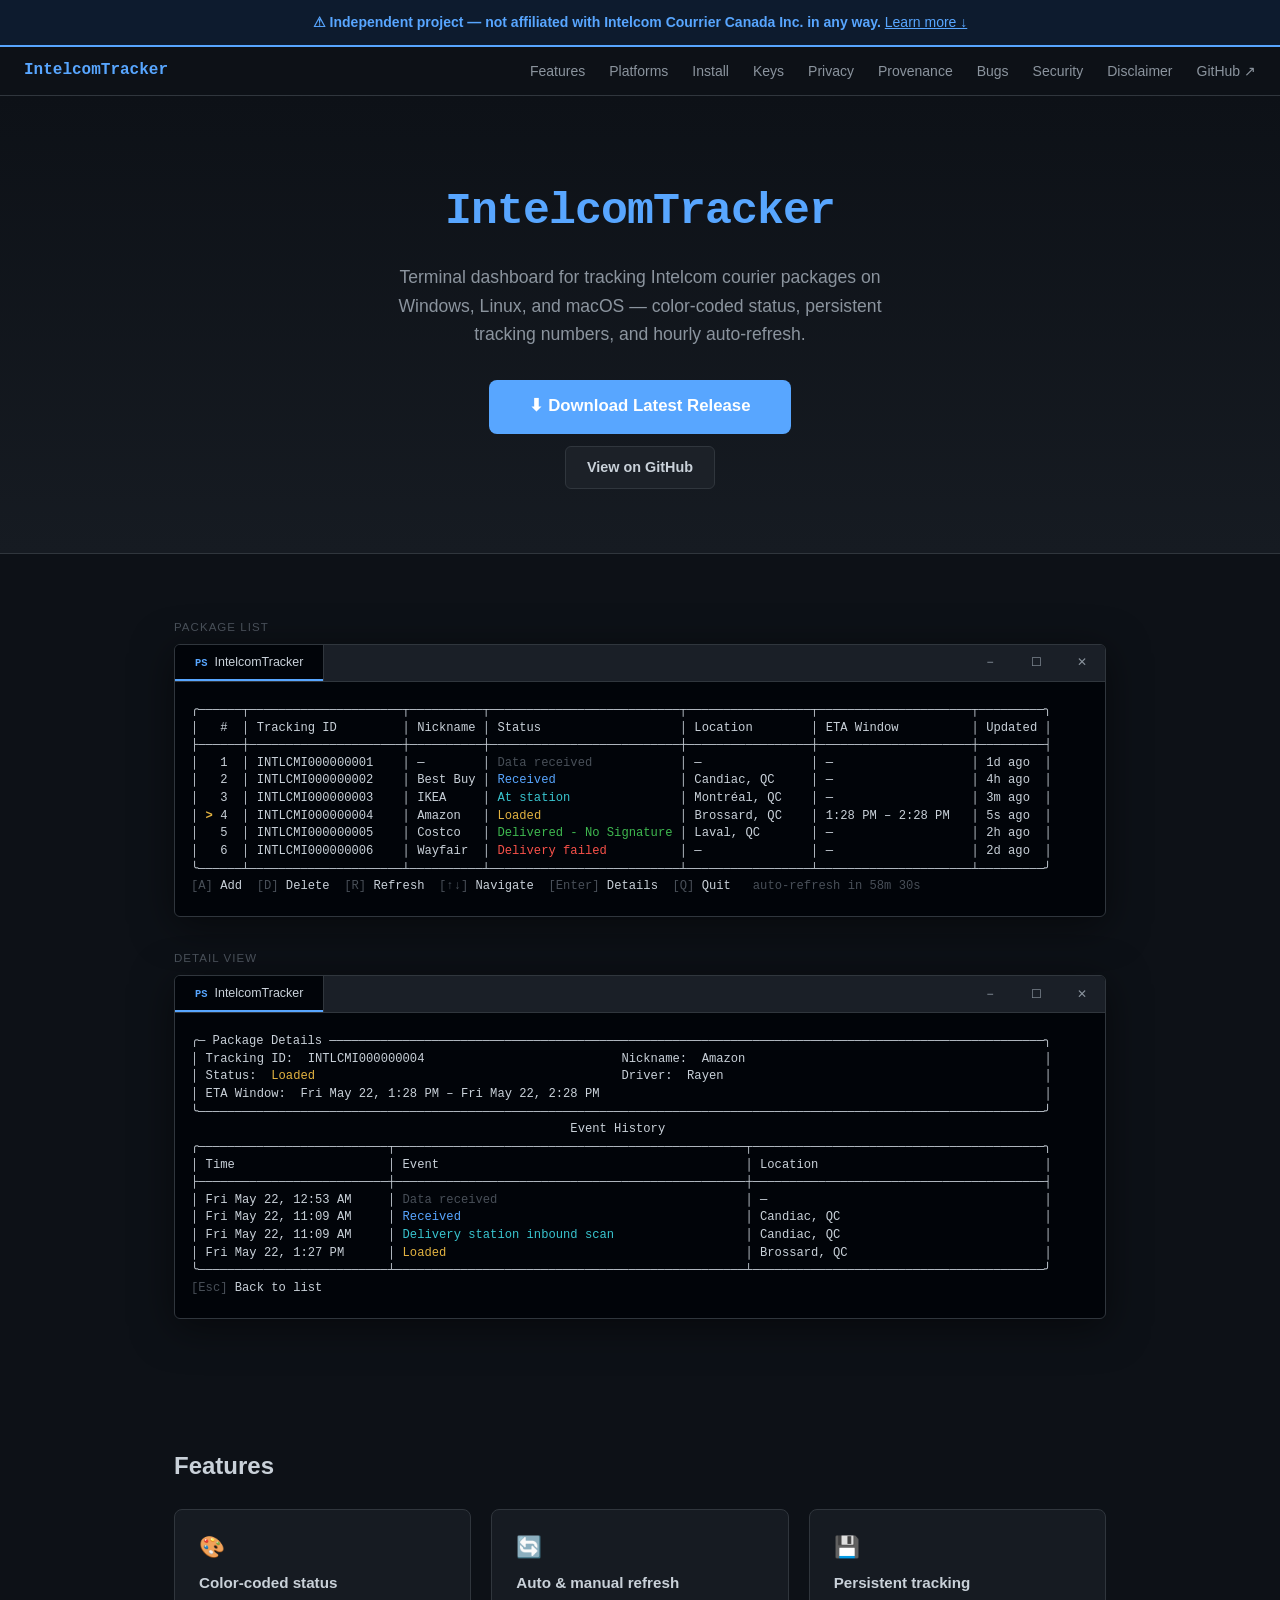
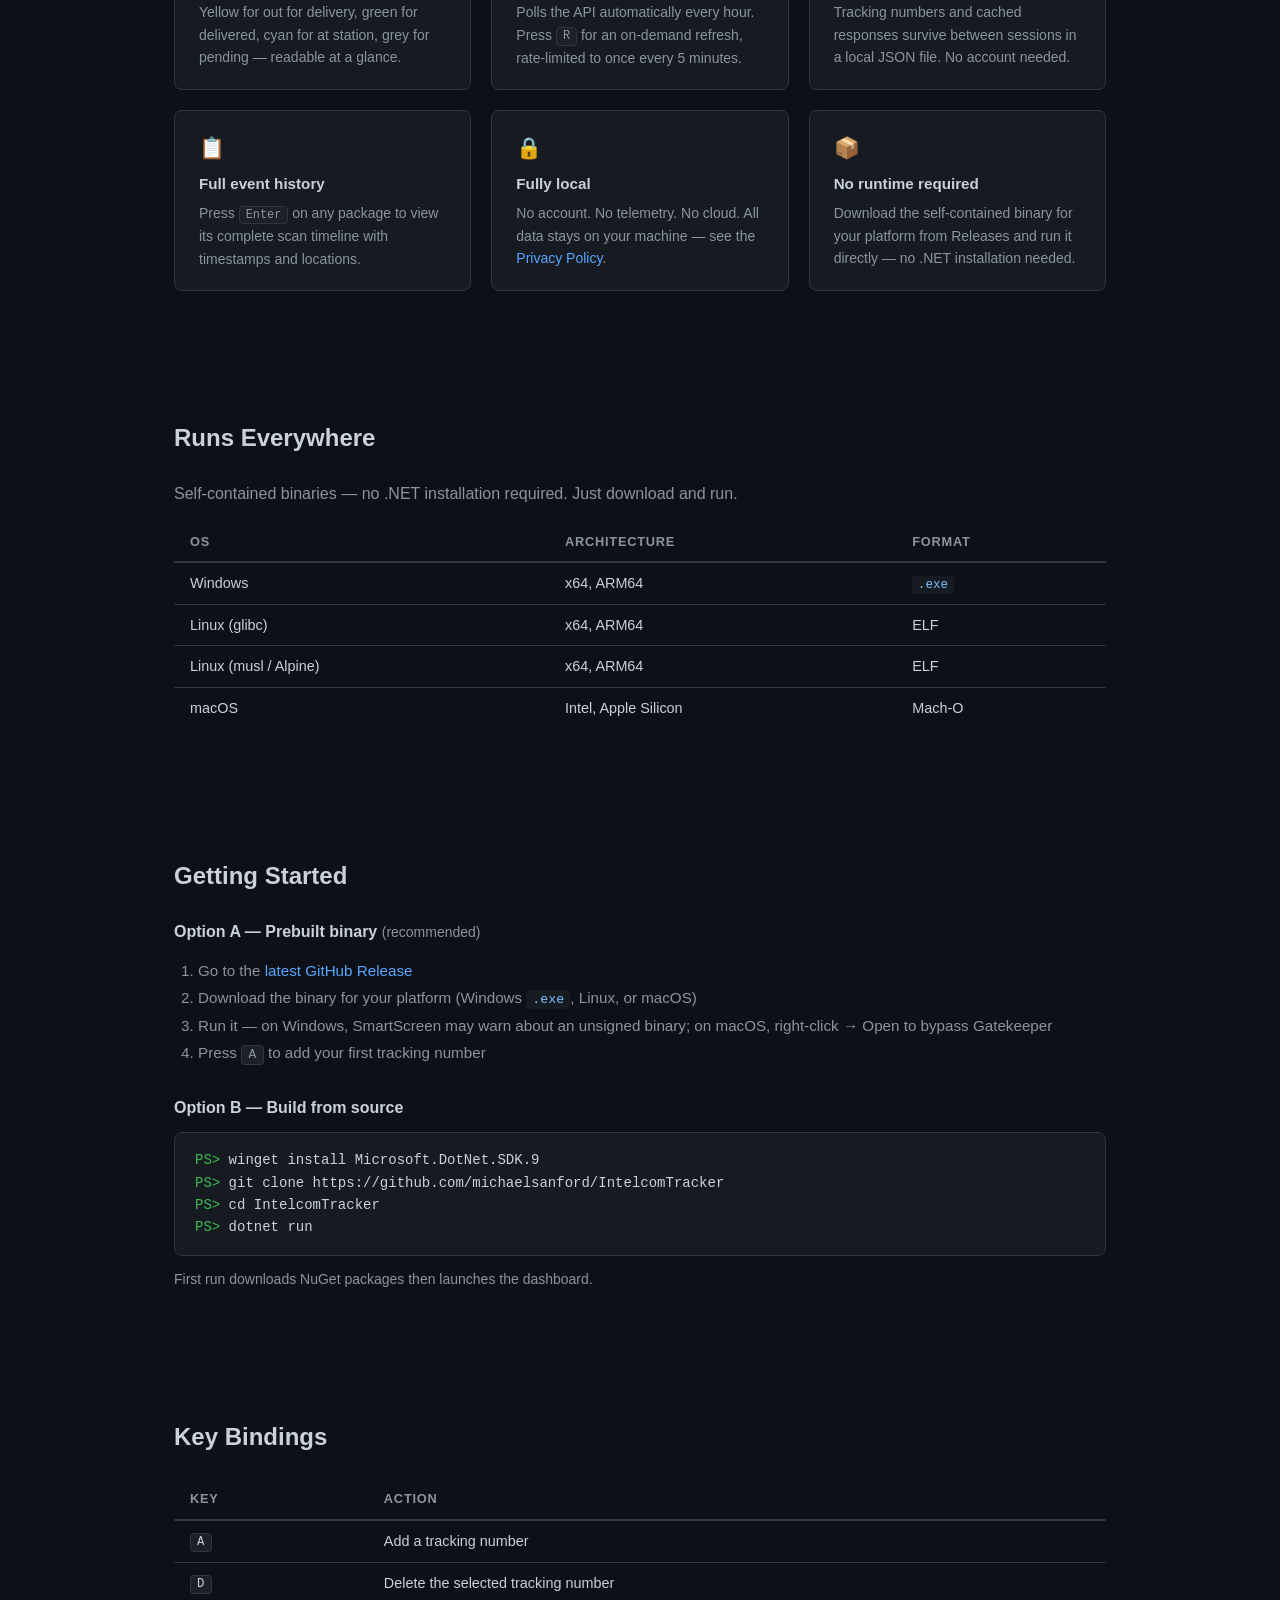
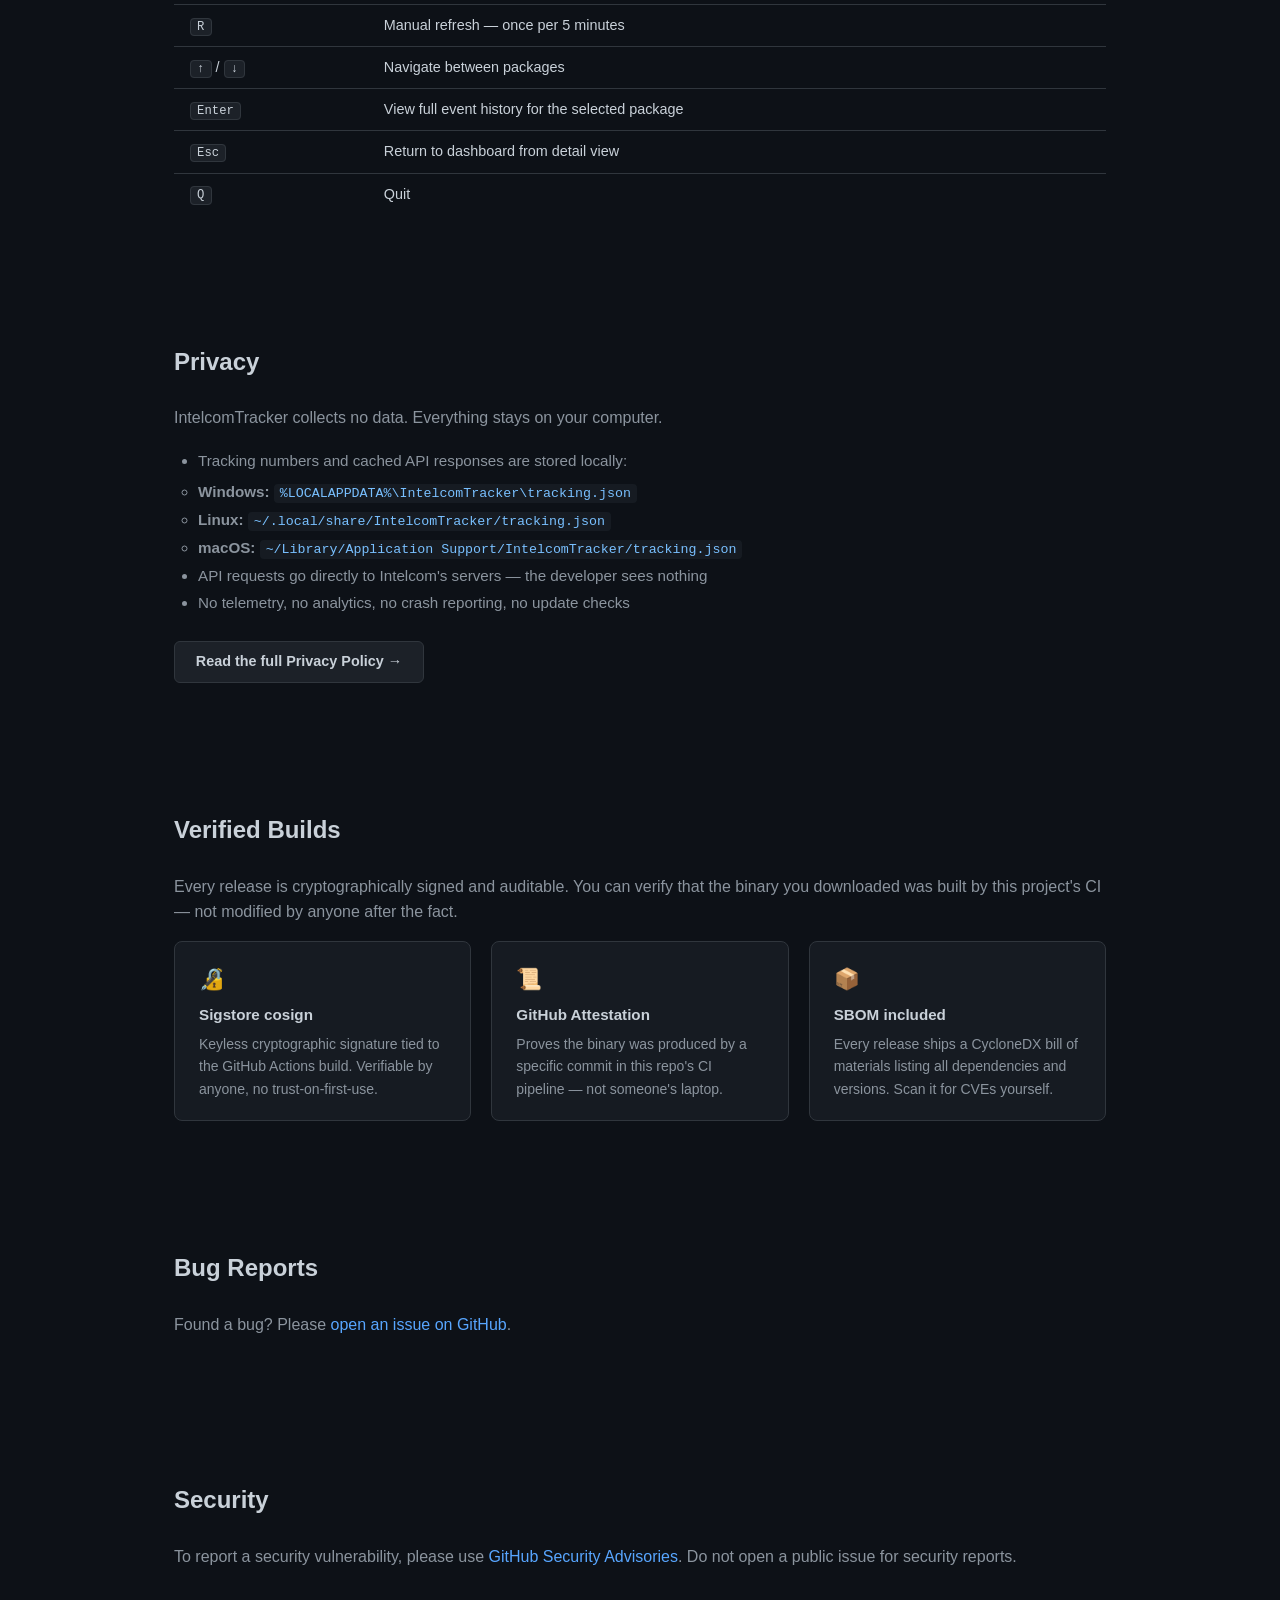
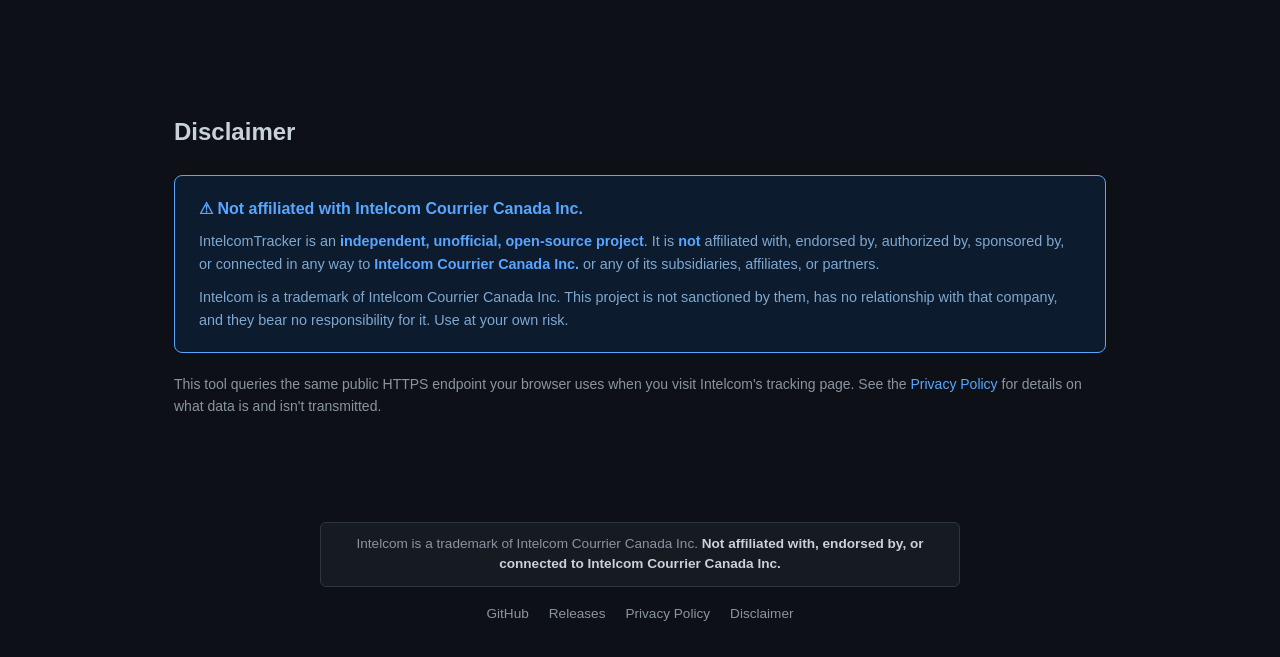
<file: docs/index.html>
﻿<!DOCTYPE html>
<html lang="en">
<head>
  <meta charset="UTF-8">
  <meta name="viewport" content="width=device-width, initial-scale=1.0">
  <meta http-equiv="Content-Security-Policy" content="default-src 'none'; style-src 'self'; img-src 'self' https://img.shields.io; font-src 'self'; base-uri 'self'; form-action 'none'; frame-ancestors 'none';">
  <meta http-equiv="X-Content-Type-Options" content="nosniff">
  <meta http-equiv="X-Frame-Options" content="DENY">
  <meta name="referrer" content="no-referrer">
  <meta http-equiv="Permissions-Policy" content="camera=(), microphone=(), geolocation=(), payment=(), usb=(), bluetooth=(), magnetometer=(), gyroscope=(), accelerometer=(), autoplay=(), fullscreen=(), picture-in-picture=()">
  <title>IntelcomTracker — Terminal Package Dashboard</title>
  <link rel="stylesheet" href="style.css">
</head>
<body>

<!-- ─── Disclaimer banner ─────────────────────────────────────────────────── -->
<div class="disclaimer-banner">
  <strong>⚠ Independent project — not affiliated with Intelcom Courrier Canada Inc. in any way.</strong>
  <a href="#disclaimer">Learn more ↓</a>
</div>

<!-- ─── Nav ──────────────────────────────────────────────────────────────── -->
<nav>
  <a class="nav-brand" href="index.html">IntelcomTracker</a>
  <div class="nav-links">
    <a href="#features">Features</a>
    <a href="#platforms">Platforms</a>
    <a href="#install">Install</a>
    <a href="#keys">Keys</a>
    <a href="privacy.html">Privacy</a>
    <a href="#provenance">Provenance</a>
    <a href="#bugs">Bugs</a>
    <a href="#security">Security</a>
    <a href="#disclaimer">Disclaimer</a>
    <!-- Replace michaelsanford/IntelcomTracker below -->
    <a href="https://github.com/michaelsanford/IntelcomTracker" rel="noopener noreferrer">GitHub ↗</a>
  </div>
</nav>

<!-- ─── Header ───────────────────────────────────────────────────────────── -->
<header>
  <div class="container">
    <div class="logo">IntelcomTracker</div>
    <p class="tagline">
      Terminal dashboard for tracking Intelcom courier packages on Windows, Linux, and macOS —
      color-coded status, persistent tracking numbers, and hourly auto-refresh.
    </p>
    <div class="btn-group">
      <!-- Replace michaelsanford/IntelcomTracker below -->
      <a class="btn btn-primary btn-hero" href="https://github.com/michaelsanford/IntelcomTracker/releases/latest" rel="noopener noreferrer">⬇ Download Latest Release</a>
      <a class="btn btn-secondary" href="https://github.com/michaelsanford/IntelcomTracker" rel="noopener noreferrer">View on GitHub</a>
    </div>
  </div>
</header>

<!-- ─── Terminal demo ─────────────────────────────────────────────────────── -->
<section id="demo">
  <div class="container">
    <div class="screenshots">

      <div>
        <div class="screenshot-label">Package list</div>
        <div class="terminal-window">
          <div class="term-bar">
            <div class="term-tab">
              <span class="term-tab-ps">PS</span>
              <span>IntelcomTracker</span>
            </div>
            <div class="term-controls">
              <span class="term-ctrl">&#x2212;</span>
              <span class="term-ctrl">&#x2610;</span>
              <span class="term-ctrl term-ctrl-close">&#x2715;</span>
            </div>
          </div>
          <div class="term-body">
<pre class="term">╭──────┬─────────────────────┬──────────┬──────────────────────────┬─────────────────┬─────────────────────┬─────────╮
│   #  │ Tracking ID         │ Nickname │ Status                   │ Location        │ ETA Window          │ Updated │
├──────┼─────────────────────┼──────────┼──────────────────────────┼─────────────────┼─────────────────────┼─────────┤
│   1  │ INTLCMI000000001    │ —        │ <span class="tdim">Data received</span>            │ —               │ —                   │ 1d ago  │
│   2  │ INTLCMI000000002    │ Best Buy │ <span class="tb">Received</span>                 │ Candiac, QC     │ —                   │ 4h ago  │
│   3  │ INTLCMI000000003    │ IKEA     │ <span class="tc">At station</span>               │ Montréal, QC    │ —                   │ 3m ago  │
│ <span class="ty tbold">&gt;</span> 4  │ INTLCMI000000004    │ Amazon   │ <span class="ty">Loaded</span>                   │ Brossard, QC    │ 1:28 PM – 2:28 PM   │ 5s ago  │
│   5  │ INTLCMI000000005    │ Costco   │ <span class="tg">Delivered - No Signature</span> │ Laval, QC       │ —                   │ 2h ago  │
│   6  │ INTLCMI000000006    │ Wayfair  │ <span class="tr">Delivery failed</span>          │ —               │ —                   │ 2d ago  │
╰──────┴─────────────────────┴──────────┴──────────────────────────┴─────────────────┴─────────────────────┴─────────╯
<span class="tkey">[A]</span> Add  <span class="tkey">[D]</span> Delete  <span class="tkey">[R]</span> Refresh  <span class="tkey">[↑↓]</span> Navigate  <span class="tkey">[Enter]</span> Details  <span class="tkey">[Q]</span> Quit   <span class="tdim">auto-refresh in 58m 30s</span></pre>
          </div>
        </div>
      </div>

      <div>
        <div class="screenshot-label">Detail view</div>
        <div class="terminal-window">
          <div class="term-bar">
            <div class="term-tab">
              <span class="term-tab-ps">PS</span>
              <span>IntelcomTracker</span>
            </div>
            <div class="term-controls">
              <span class="term-ctrl">&#x2212;</span>
              <span class="term-ctrl">&#x2610;</span>
              <span class="term-ctrl term-ctrl-close">&#x2715;</span>
            </div>
          </div>
          <div class="term-body">
<pre class="term">╭─ Package Details ──────────────────────────────────────────────────────────────────────────────────────────────────╮
│ Tracking ID:  INTLCMI000000004                           Nickname:  Amazon                                         │
│ Status:  <span class="ty">Loaded</span>                                          Driver:  Rayen                                            │
│ ETA Window:  Fri May 22, 1:28 PM – Fri May 22, 2:28 PM                                                             │
╰────────────────────────────────────────────────────────────────────────────────────────────────────────────────────╯
                                                    Event History
╭──────────────────────────┬────────────────────────────────────────────────┬────────────────────────────────────────╮
│ Time                     │ Event                                          │ Location                               │
├──────────────────────────┼────────────────────────────────────────────────┼────────────────────────────────────────┤
│ Fri May 22, 12:53 AM     │ <span class="tdim">Data received</span>                                  │ —                                      │
│ Fri May 22, 11:09 AM     │ <span class="tb">Received</span>                                       │ Candiac, QC                            │
│ Fri May 22, 11:09 AM     │ <span class="tc">Delivery station inbound scan</span>                  │ Candiac, QC                            │
│ Fri May 22, 1:27 PM      │ <span class="ty">Loaded</span>                                         │ Brossard, QC                           │
╰──────────────────────────┴────────────────────────────────────────────────┴────────────────────────────────────────╯
<span class="tkey">[Esc]</span> Back to list</pre>
          </div>
        </div>
      </div>

    </div>
  </div>
</section>

<!-- ─── Features ──────────────────────────────────────────────────────────── -->
<section id="features">
  <div class="container">
    <h2>Features</h2>
    <div class="features">
      <div class="feature">
        <div class="feature-icon">🎨</div>
        <h3>Color-coded status</h3>
        <p>Yellow for out for delivery, green for delivered, cyan for at station, grey for pending — readable at a glance.</p>
      </div>
      <div class="feature">
        <div class="feature-icon">🔄</div>
        <h3>Auto &amp; manual refresh</h3>
        <p>Polls the API automatically every hour. Press <kbd>R</kbd> for an on-demand refresh, rate-limited to once every 5 minutes.</p>
      </div>
      <div class="feature">
        <div class="feature-icon">💾</div>
        <h3>Persistent tracking</h3>
        <p>Tracking numbers and cached responses survive between sessions in a local JSON file. No account needed.</p>
      </div>
      <div class="feature">
        <div class="feature-icon">📋</div>
        <h3>Full event history</h3>
        <p>Press <kbd>Enter</kbd> on any package to view its complete scan timeline with timestamps and locations.</p>
      </div>
      <div class="feature">
        <div class="feature-icon">🔒</div>
        <h3>Fully local</h3>
        <p>No account. No telemetry. No cloud. All data stays on your machine — see the <a href="privacy.html">Privacy Policy</a>.</p>
      </div>
      <div class="feature">
        <div class="feature-icon">📦</div>
        <h3>No runtime required</h3>
        <p>Download the self-contained binary for your platform from Releases and run it directly — no .NET installation needed.</p>
      </div>
    </div>
  </div>
</section>

<!-- ─── Platforms ─────────────────────────────────────────────────────────── -->
<section id="platforms">
  <div class="container">
    <h2>Runs Everywhere</h2>
    <p class="section-intro">Self-contained binaries — no .NET installation required. Just download and run.</p>
    <table class="keybindings">
      <thead><tr><th>OS</th><th>Architecture</th><th>Format</th></tr></thead>
      <tbody>
        <tr><td>Windows</td><td>x64, ARM64</td><td><code>.exe</code></td></tr>
        <tr><td>Linux (glibc)</td><td>x64, ARM64</td><td>ELF</td></tr>
        <tr><td>Linux (musl / Alpine)</td><td>x64, ARM64</td><td>ELF</td></tr>
        <tr><td>macOS</td><td>Intel, Apple Silicon</td><td>Mach-O</td></tr>
      </tbody>
    </table>
  </div>
</section>

<!-- ─── Install ───────────────────────────────────────────────────────────── -->
<section id="install">
  <div class="container">
    <h2>Getting Started</h2>

    <h3 class="install-heading">Option A — Prebuilt binary <span class="install-badge">(recommended)</span></h3>
    <ol class="install-steps">
      <!-- Replace michaelsanford/IntelcomTracker below -->
      <li>Go to the <a href="https://github.com/michaelsanford/IntelcomTracker/releases/latest" rel="noopener noreferrer">latest GitHub Release</a></li>
      <li>Download the binary for your platform (Windows <code>.exe</code>, Linux, or macOS)</li>
      <li>Run it — on Windows, SmartScreen may warn about an unsigned binary; on macOS, right-click → Open to bypass Gatekeeper</li>
      <li>Press <kbd>A</kbd> to add your first tracking number</li>
    </ol>

    <h3 class="install-heading">Option B — Build from source</h3>
    <pre class="code"><span class="ps">PS&gt; </span><span class="cmd">winget install Microsoft.DotNet.SDK.9</span>
<span class="ps">PS&gt; </span><span class="cmd">git clone https://github.com/michaelsanford/IntelcomTracker</span>
<span class="ps">PS&gt; </span><span class="cmd">cd IntelcomTracker</span>
<span class="ps">PS&gt; </span><span class="cmd">dotnet run</span></pre>
    <p class="section-note">
      First run downloads NuGet packages then launches the dashboard.
    </p>
  </div>
</section>

<!-- ─── Key bindings ──────────────────────────────────────────────────────── -->
<section id="keys">
  <div class="container">
    <h2>Key Bindings</h2>
    <table class="keybindings">
      <thead><tr><th>Key</th><th>Action</th></tr></thead>
      <tbody>
        <tr><td><kbd>A</kbd></td><td>Add a tracking number</td></tr>
        <tr><td><kbd>D</kbd></td><td>Delete the selected tracking number</td></tr>
        <tr><td><kbd>R</kbd></td><td>Manual refresh — once per 5 minutes</td></tr>
        <tr><td><kbd>↑</kbd> / <kbd>↓</kbd></td><td>Navigate between packages</td></tr>
        <tr><td><kbd>Enter</kbd></td><td>View full event history for the selected package</td></tr>
        <tr><td><kbd>Esc</kbd></td><td>Return to dashboard from detail view</td></tr>
        <tr><td><kbd>Q</kbd></td><td>Quit</td></tr>
      </tbody>
    </table>
  </div>
</section>

<!-- ─── Privacy ───────────────────────────────────────────────────────────── -->
<section id="privacy">
  <div class="container">
    <h2>Privacy</h2>
    <p class="section-intro">IntelcomTracker collects no data. Everything stays on your computer.</p>
    <ul class="privacy-list">
      <li>Tracking numbers and cached API responses are stored locally:
        <ul>
          <li><strong>Windows:</strong> <code>%LOCALAPPDATA%\IntelcomTracker\tracking.json</code></li>
          <li><strong>Linux:</strong> <code>~/.local/share/IntelcomTracker/tracking.json</code></li>
          <li><strong>macOS:</strong> <code>~/Library/Application Support/IntelcomTracker/tracking.json</code></li>
        </ul>
      </li>
      <li>API requests go directly to Intelcom's servers — the developer sees nothing</li>
      <li>No telemetry, no analytics, no crash reporting, no update checks</li>
    </ul>
    <a class="btn btn-secondary" href="privacy.html">Read the full Privacy Policy →</a>
  </div>
</section>

<!-- ─── Provenance ────────────────────────────────────────────────────────── -->
<section id="provenance">
  <div class="container">
    <h2>Verified Builds</h2>
    <p class="section-intro">Every release is cryptographically signed and auditable. You can verify that the binary you downloaded was built by this project's CI — not modified by anyone after the fact.</p>
    <div class="features">
      <div class="feature">
        <div class="feature-icon">🔏</div>
        <h3>Sigstore cosign</h3>
        <p>Keyless cryptographic signature tied to the GitHub Actions build. Verifiable by anyone, no trust-on-first-use.</p>
      </div>
      <div class="feature">
        <div class="feature-icon">📜</div>
        <h3>GitHub Attestation</h3>
        <p>Proves the binary was produced by a specific commit in this repo's CI pipeline — not someone's laptop.</p>
      </div>
      <div class="feature">
        <div class="feature-icon">📦</div>
        <h3>SBOM included</h3>
        <p>Every release ships a CycloneDX bill of materials listing all dependencies and versions. Scan it for CVEs yourself.</p>
      </div>
    </div>
  </div>
</section>

<!-- ─── Bug Reports ─────────────────────────────────────────────────────────── -->
<section id="bugs">
  <div class="container">
    <h2>Bug Reports</h2>
    <p class="section-intro">
      Found a bug? Please
      <a href="https://github.com/michaelsanford/IntelcomTracker/issues/new?template=bug_report.yml" rel="noopener noreferrer">open an issue on GitHub</a>.
    </p>
  </div>
</section>

<!-- ─── Security ───────────────────────────────────────────────────────────── -->
<section id="security">
  <div class="container">
    <h2>Security</h2>
    <p class="section-intro">
      To report a security vulnerability, please use
      <a href="https://github.com/michaelsanford/IntelcomTracker/security/advisories/new" rel="noopener noreferrer">GitHub Security Advisories</a>.
      Do not open a public issue for security reports.
    </p>
  </div>
</section>

<!-- ─── Disclaimer ────────────────────────────────────────────────────────── -->
<section id="disclaimer">
  <div class="container">
    <h2>Disclaimer</h2>
    <div class="callout">
      <h3>⚠ Not affiliated with Intelcom Courrier Canada Inc.</h3>
      <p>
        IntelcomTracker is an <strong>independent, unofficial, open-source project</strong>.
        It is <strong>not</strong> affiliated with, endorsed by, authorized by, sponsored by,
        or connected in any way to <strong>Intelcom Courrier Canada Inc.</strong> or any of its
        subsidiaries, affiliates, or partners.
      </p>
      <p>
        Intelcom is a trademark of Intelcom Courrier Canada Inc.
        This project is not sanctioned by them, has no relationship
        with that company, and they bear no responsibility for it. Use at your own risk.
      </p>
    </div>
    <p class="section-note-sm">
      This tool queries the same public HTTPS endpoint your browser uses when you visit
      Intelcom's tracking page. See the <a href="privacy.html">Privacy Policy</a> for
      details on what data is and isn't transmitted.
    </p>
  </div>
</section>

<!-- ─── Footer ───────────────────────────────────────────────────────────── -->
<footer>
  <div class="container">
    <div class="footer-disclaimer">
      Intelcom is a trademark of Intelcom Courrier Canada Inc.
      <strong>Not affiliated with, endorsed by, or connected to Intelcom Courrier Canada Inc.</strong>
    </div>
    <div class="footer-links">
      <!-- Replace michaelsanford/IntelcomTracker below -->
      <a href="https://github.com/michaelsanford/IntelcomTracker" rel="noopener noreferrer">GitHub</a>
      <a href="https://github.com/michaelsanford/IntelcomTracker/releases" rel="noopener noreferrer">Releases</a>
      <a href="privacy.html">Privacy Policy</a>
      <a href="#disclaimer">Disclaimer</a>
    </div>
  </div>
</footer>

</body>
</html>
</file>
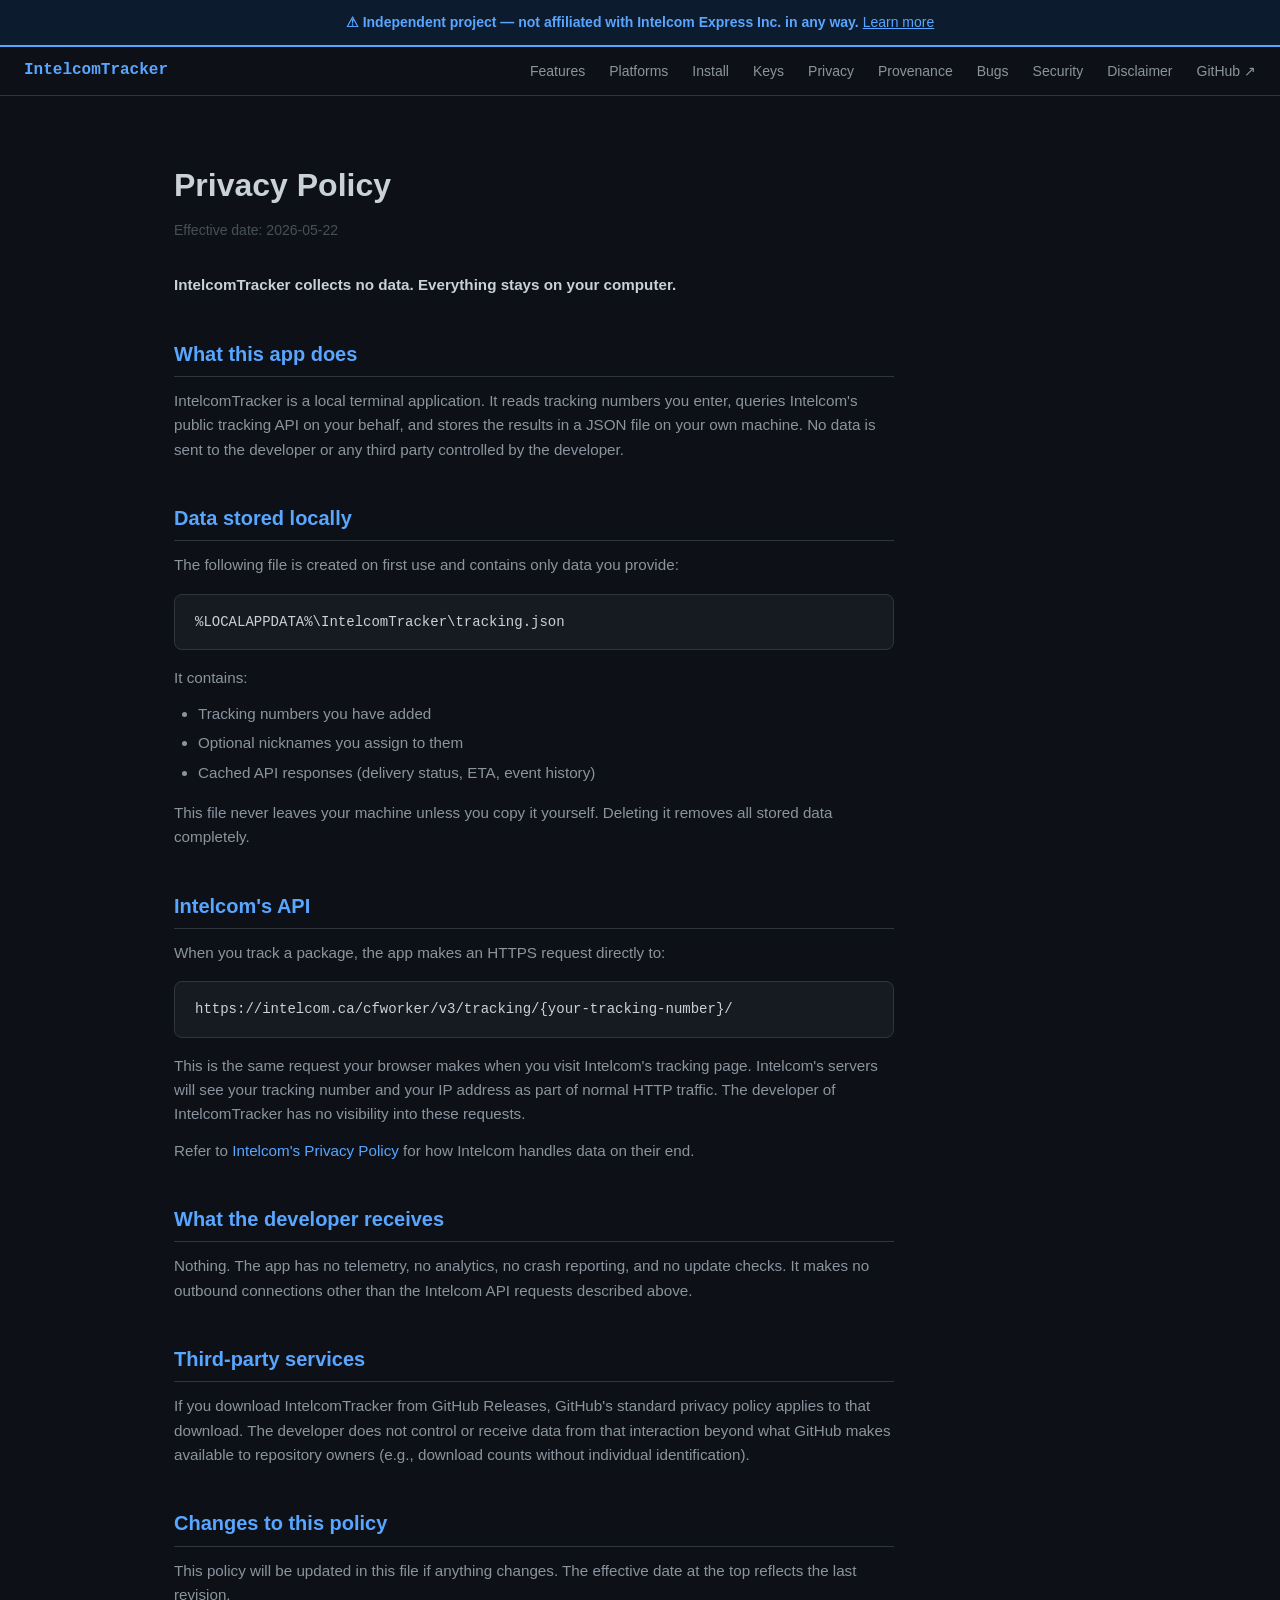
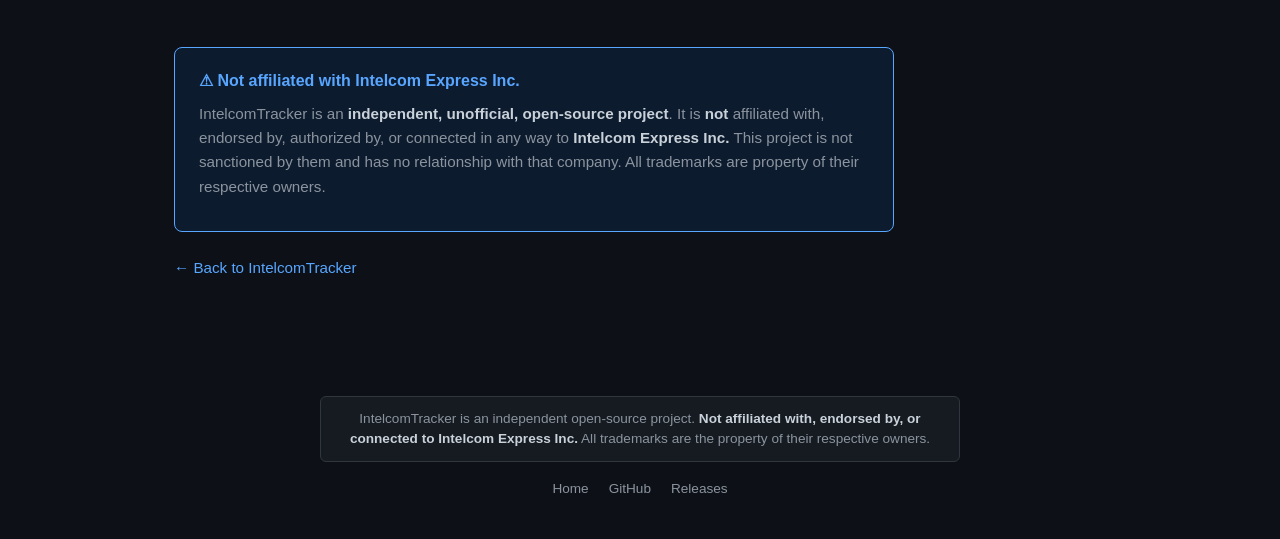
<file: docs/privacy.html>
<!DOCTYPE html>
<html lang="en">
<head>
  <meta charset="UTF-8">
  <meta name="viewport" content="width=device-width, initial-scale=1.0">
  <meta http-equiv="Content-Security-Policy" content="default-src 'none'; style-src 'self'; img-src 'self' https://img.shields.io; font-src 'self'; base-uri 'self'; form-action 'none'; frame-ancestors 'none';">
  <meta http-equiv="X-Content-Type-Options" content="nosniff">
  <meta http-equiv="X-Frame-Options" content="DENY">
  <meta name="referrer" content="no-referrer">
  <meta http-equiv="Permissions-Policy" content="camera=(), microphone=(), geolocation=(), payment=(), usb=(), bluetooth=(), magnetometer=(), gyroscope=(), accelerometer=(), autoplay=(), fullscreen=(), picture-in-picture=()">
  <title>Privacy Policy — IntelcomTracker</title>
  <link rel="stylesheet" href="style.css">
</head>
<body>

<div class="disclaimer-banner">
  <strong>⚠ Independent project — not affiliated with Intelcom Express Inc. in any way.</strong>
  <a href="index.html#disclaimer">Learn more</a>
</div>

<nav>
  <a class="nav-brand" href="index.html">IntelcomTracker</a>
  <div class="nav-links">
    <a href="index.html#features">Features</a>
    <a href="index.html#platforms">Platforms</a>
    <a href="index.html#install">Install</a>
    <a href="index.html#keys">Keys</a>
    <a href="privacy.html">Privacy</a>
    <a href="index.html#provenance">Provenance</a>
    <a href="index.html#bugs">Bugs</a>
    <a href="index.html#security">Security</a>
    <a href="index.html#disclaimer">Disclaimer</a>
    <a href="https://github.com/michaelsanford/IntelcomTracker" rel="noopener noreferrer">GitHub ↗</a>
  </div>
</nav>

<section>
  <div class="container">
    <div class="prose">
      <h1 class="prose-title">Privacy Policy</h1>
      <p class="meta">Effective date: 2026-05-22</p>

      <p><strong>IntelcomTracker collects no data. Everything stays on your computer.</strong></p>

      <h2>What this app does</h2>
      <p>
        IntelcomTracker is a local terminal application. It reads tracking numbers you enter,
        queries Intelcom's public tracking API on your behalf, and stores the results in a JSON
        file on your own machine. No data is sent to the developer or any third party controlled
        by the developer.
      </p>

      <h2>Data stored locally</h2>
      <p>The following file is created on first use and contains only data you provide:</p>
      <pre class="code">%LOCALAPPDATA%\IntelcomTracker\tracking.json</pre>
      <p>It contains:</p>
      <ul>
        <li>Tracking numbers you have added</li>
        <li>Optional nicknames you assign to them</li>
        <li>Cached API responses (delivery status, ETA, event history)</li>
      </ul>
      <p>
        This file never leaves your machine unless you copy it yourself.
        Deleting it removes all stored data completely.
      </p>

      <h2>Intelcom's API</h2>
      <p>When you track a package, the app makes an HTTPS request directly to:</p>
      <pre class="code">https://intelcom.ca/cfworker/v3/tracking/{your-tracking-number}/</pre>
      <p>
        This is the same request your browser makes when you visit Intelcom's tracking page.
        Intelcom's servers will see your tracking number and your IP address as part of normal
        HTTP traffic. The developer of IntelcomTracker has no visibility into these requests.
      </p>
      <p>
        Refer to <a href="https://intelcom.ca/en/privacy-policy/" rel="noopener noreferrer">Intelcom's Privacy Policy</a>
        for how Intelcom handles data on their end.
      </p>

      <h2>What the developer receives</h2>
      <p>
        Nothing. The app has no telemetry, no analytics, no crash reporting, and no update checks.
        It makes no outbound connections other than the Intelcom API requests described above.
      </p>

      <h2>Third-party services</h2>
      <p>
        If you download IntelcomTracker from GitHub Releases, GitHub's standard privacy policy
        applies to that download. The developer does not control or receive data from that
        interaction beyond what GitHub makes available to repository owners (e.g., download counts
        without individual identification).
      </p>

      <h2>Changes to this policy</h2>
      <p>
        This policy will be updated in this file if anything changes. The effective date at the
        top reflects the last revision.
      </p>

      <div class="callout callout-spaced">
        <h3>⚠ Not affiliated with Intelcom Express Inc.</h3>
        <p>
          IntelcomTracker is an <strong>independent, unofficial, open-source project</strong>.
          It is <strong>not</strong> affiliated with, endorsed by, authorized by, or connected
          in any way to <strong>Intelcom Express Inc.</strong> This project is not sanctioned
          by them and has no relationship with that company.
          All trademarks are property of their respective owners.
        </p>
      </div>

      <p class="mt-md">
        <a href="index.html">← Back to IntelcomTracker</a>
      </p>
    </div>
  </div>
</section>

<footer>
  <div class="container">
    <div class="footer-disclaimer">
      IntelcomTracker is an independent open-source project.
      <strong>Not affiliated with, endorsed by, or connected to Intelcom Express Inc.</strong>
      All trademarks are the property of their respective owners.
    </div>
    <div class="footer-links">
      <a href="index.html">Home</a>
      <!-- Replace michaelsanford/IntelcomTracker below -->
      <a href="https://github.com/michaelsanford/IntelcomTracker" rel="noopener noreferrer">GitHub</a>
      <a href="https://github.com/michaelsanford/IntelcomTracker/releases" rel="noopener noreferrer">Releases</a>
    </div>
  </div>
</footer>

</body>
</html>
</file>
<file: docs/style.css>
:root {
  --bg:       #0d1117;
  --surface:  #161b22;
  --surface2: #1c2128;
  --border:   #30363d;
  --text:     #c9d1d9;
  --muted:    #8b949e;
  --accent:   #58a6ff;
  --green:    #3fb950;
  --cyan:     #39c5cf;
  --blue:     #58a6ff;
  --red:      #f85149;
  --dim:      #484f58;
}

*, *::before, *::after { box-sizing: border-box; margin: 0; padding: 0; }

body {
  background: var(--bg);
  color: var(--text);
  font-family: -apple-system, BlinkMacSystemFont, 'Segoe UI', Roboto, sans-serif;
  line-height: 1.6;
  font-size: 16px;
}

a { color: var(--blue); text-decoration: none; }
a:hover { text-decoration: underline; }

.container { max-width: 980px; margin: 0 auto; padding: 0 1.5rem; }

/* ── Disclaimer banner ── */
.disclaimer-banner {
  background: #0d1b2e;
  border-bottom: 2px solid var(--accent);
  padding: 0.7rem 1.5rem;
  text-align: center;
  color: var(--accent);
  font-size: 0.875rem;
}
.disclaimer-banner strong { font-weight: 700; }
.disclaimer-banner a { color: var(--accent); text-decoration: underline; }

/* ── Nav ── */
nav {
  position: sticky;
  top: 0;
  z-index: 100;
  background: var(--bg);
  border-bottom: 1px solid var(--border);
  display: flex;
  align-items: center;
  justify-content: space-between;
  padding: 0.7rem 1.5rem;
}
.nav-brand {
  font-family: 'Cascadia Code', 'Consolas', monospace;
  font-weight: 700;
  color: var(--accent);
  font-size: 1rem;
}
.nav-links { display: flex; gap: 1.5rem; font-size: 0.875rem; }
.nav-links a { color: var(--muted); }
.nav-links a:hover { color: var(--text); text-decoration: none; }

/* ── Header ── */
header {
  padding: 5rem 1.5rem 4rem;
  text-align: center;
  background: linear-gradient(180deg, var(--bg) 0%, var(--surface) 100%);
  border-bottom: 1px solid var(--border);
}
.logo {
  font-family: 'Cascadia Code', 'Consolas', monospace;
  font-size: 2.8rem;
  font-weight: 700;
  color: var(--accent);
  letter-spacing: -0.02em;
  margin-bottom: 1rem;
}
.tagline {
  font-size: 1.1rem;
  color: var(--muted);
  max-width: 540px;
  margin: 0 auto 2rem;
}
.btn-group { display: flex; flex-direction: column; gap: 0.75rem; align-items: center; }
.btn {
  display: inline-flex;
  align-items: center;
  gap: 0.4rem;
  padding: 0.55rem 1.3rem;
  border-radius: 6px;
  font-weight: 600;
  font-size: 0.9rem;
  transition: opacity 0.15s;
}
.btn:hover { opacity: 0.82; text-decoration: none; }
.btn-primary  { background: var(--accent); color: #fff; }
.btn-secondary { background: var(--surface2); color: var(--text); border: 1px solid var(--border); }
.btn-hero { padding: 0.85rem 2.5rem; font-size: 1.05rem; border-radius: 8px; }

/* ── Sections ── */
section { padding: 4rem 1.5rem; }
section h2 { font-size: 1.5rem; font-weight: 700; margin-bottom: 1.5rem; }

/* ── Screenshots ── */
.screenshots { display: flex; flex-direction: column; gap: 2rem; }
.screenshot-label {
  font-size: 0.72rem;
  color: var(--dim);
  text-transform: uppercase;
  letter-spacing: 0.09em;
  margin-bottom: 0.5rem;
}

/* ── Terminal window ── */
.terminal-window {
  background: #010409;
  border-radius: 6px;
  overflow: hidden;
  border: 1px solid var(--border);
  max-width: 100%;
  margin: 0 auto;
  box-shadow: 0 8px 40px rgba(0,0,0,0.5);
}
.term-bar {
  background: #1a1f27;
  display: flex;
  align-items: stretch;
  justify-content: space-between;
  border-bottom: 1px solid var(--border);
  user-select: none;
}
.term-tab {
  display: flex;
  align-items: center;
  gap: 7px;
  padding: 0.5rem 1.25rem;
  background: #010409;
  color: var(--text);
  font-size: 0.78rem;
  border-right: 1px solid var(--border);
  box-shadow: inset 0 -2px 0 var(--accent);
}
.term-tab-ps {
  font-family: 'Cascadia Code', 'Consolas', monospace;
  font-size: 0.65rem;
  color: var(--accent);
  font-weight: 700;
}
.term-controls {
  display: flex;
  align-items: stretch;
}
.term-ctrl {
  display: flex;
  align-items: center;
  justify-content: center;
  width: 46px;
  color: var(--muted);
  font-size: 0.75rem;
  cursor: default;
}
.term-ctrl-close:hover { background: #c42b1c; color: #fff; }
.term-body { padding: 1.25rem 1rem; overflow-x: hidden; }

pre.term {
  font-family: 'Cascadia Code', 'Consolas', 'Courier New', monospace;
  font-size: 0.76rem;
  line-height: 1.45;
  color: var(--text);
  white-space: pre;
  tab-size: 4;
}

/* Terminal colour classes — mirror Spectre.Console colours */
.ty   { color: #e3b341; }           /* yellow  — Loaded / out for delivery */
.tg   { color: #3fb950; }           /* green   — Delivered                 */
.tc   { color: #39c5cf; }           /* cyan1   — At station                */
.tb   { color: #58a6ff; }           /* blue    — Received at facility       */
.tr   { color: #f85149; }           /* red     — Issue                     */
.tdim { color: #484f58; }           /* grey    — Info received / dim text  */
.tbold { font-weight: 700; }
.tkey  { color: var(--dim); }

/* ── Features grid ── */
.features {
  display: grid;
  grid-template-columns: repeat(auto-fit, minmax(230px, 1fr));
  gap: 1.25rem;
}
.feature {
  background: var(--surface);
  border: 1px solid var(--border);
  border-radius: 8px;
  padding: 1.25rem 1.5rem;
}
.feature-icon { font-size: 1.3rem; margin-bottom: 0.5rem; }
.feature h3 { font-size: 0.95rem; font-weight: 600; margin-bottom: 0.35rem; }
.feature p  { font-size: 0.875rem; color: var(--muted); }

/* ── Code ── */
code {
  font-family: 'Cascadia Code', 'Consolas', monospace;
  background: var(--surface);
  padding: 0.15em 0.45em;
  border-radius: 4px;
  font-size: 0.875em;
  color: #79c0ff;
}
pre.code {
  background: var(--surface);
  border: 1px solid var(--border);
  border-radius: 8px;
  padding: 1rem 1.25rem;
  overflow-x: auto;
  font-family: 'Cascadia Code', 'Consolas', monospace;
  font-size: 0.875rem;
  color: var(--text);
  margin: 0.75rem 0;
}
pre.code .ps  { color: var(--green); user-select: none; }
pre.code .cmd { color: var(--text); }

/* ── Key bindings table ── */
.keybindings { width: 100%; border-collapse: collapse; }
.keybindings th {
  text-align: left;
  padding: 0.55rem 1rem;
  border-bottom: 2px solid var(--border);
  color: var(--muted);
  font-size: 0.8rem;
  text-transform: uppercase;
  letter-spacing: 0.06em;
}
.keybindings td { padding: 0.55rem 1rem; border-bottom: 1px solid var(--border); font-size: 0.9rem; }
.keybindings tr:last-child td { border-bottom: none; }
kbd {
  font-family: 'Cascadia Code', 'Consolas', monospace;
  background: var(--surface2);
  border: 1px solid var(--border);
  border-radius: 4px;
  padding: 0.1em 0.5em;
  font-size: 0.85em;
  white-space: nowrap;
}

/* ── Callout / disclaimer box ── */
.callout {
  background: #0d1b2e;
  border: 1px solid var(--accent);
  border-radius: 8px;
  padding: 1.25rem 1.5rem;
  margin-bottom: 1.25rem;
}
.callout h3 { color: var(--accent); font-size: 1rem; margin-bottom: 0.5rem; }
.callout p  { color: #7fa8d0; font-size: 0.9rem; line-height: 1.6; }
.callout p + p { margin-top: 0.6rem; }
.callout strong { color: var(--accent); }

/* ── Prose (privacy page) ── */
.prose { max-width: 720px; }
.prose h2 {
  font-size: 1.25rem;
  color: var(--accent);
  margin: 2.5rem 0 0.75rem;
  padding-bottom: 0.4rem;
  border-bottom: 1px solid var(--border);
}
.prose p, .prose li { color: var(--muted); font-size: 0.95rem; margin-bottom: 0.75rem; }
.prose ul { margin: 0.4rem 0 1rem 1.5rem; }
.prose li { margin-bottom: 0.3rem; }
.prose pre.code { margin: 1rem 0; }
.prose .meta { color: var(--dim); font-size: 0.875rem; margin-bottom: 2rem; }
.prose strong { color: var(--text); }

/* ── Footer ── */
footer {
  padding: 2.5rem 1.5rem;
  text-align: center;
  color: var(--muted);
  font-size: 0.875rem;
}
.footer-disclaimer {
  background: var(--surface);
  border: 1px solid var(--border);
  border-radius: 6px;
  display: inline-block;
  padding: 0.7rem 1.5rem;
  max-width: 640px;
  margin-bottom: 1rem;
  font-size: 0.85rem;
  line-height: 1.5;
}
.footer-disclaimer strong { color: var(--text); }
.footer-links { display: flex; gap: 1.25rem; justify-content: center; flex-wrap: wrap; }
.footer-links a { color: var(--muted); font-size: 0.85rem; }
.footer-links a:hover { color: var(--text); }


/* ── Utility classes (replacing inline styles for strict CSP) ── */
.section-intro { color: var(--muted); margin-bottom: 1rem; }
.section-note { color: var(--muted); font-size: 0.875rem; margin-top: 0.75rem; }
.section-note-sm { color: var(--muted); font-size: 0.875rem; }
.install-heading { font-size: 1rem; margin-bottom: 0.75rem; }
.install-badge { color: var(--muted); font-weight: 400; font-size: 0.875rem; }
.install-steps { color: var(--muted); margin-left: 1.5rem; margin-bottom: 1.75rem; font-size: 0.95rem; line-height: 1.8; }
.privacy-list { color: var(--muted); margin-left: 1.5rem; margin-bottom: 1.5rem; font-size: 0.95rem; line-height: 1.8; }
.privacy-list ul { margin-top: 0.25rem; }
.prose-title { font-size: 2rem; font-weight: 700; margin-bottom: 0.5rem; }
.callout-spaced { margin-top: 2.5rem; }
.mt-md { margin-top: 1.5rem; }
</file>
